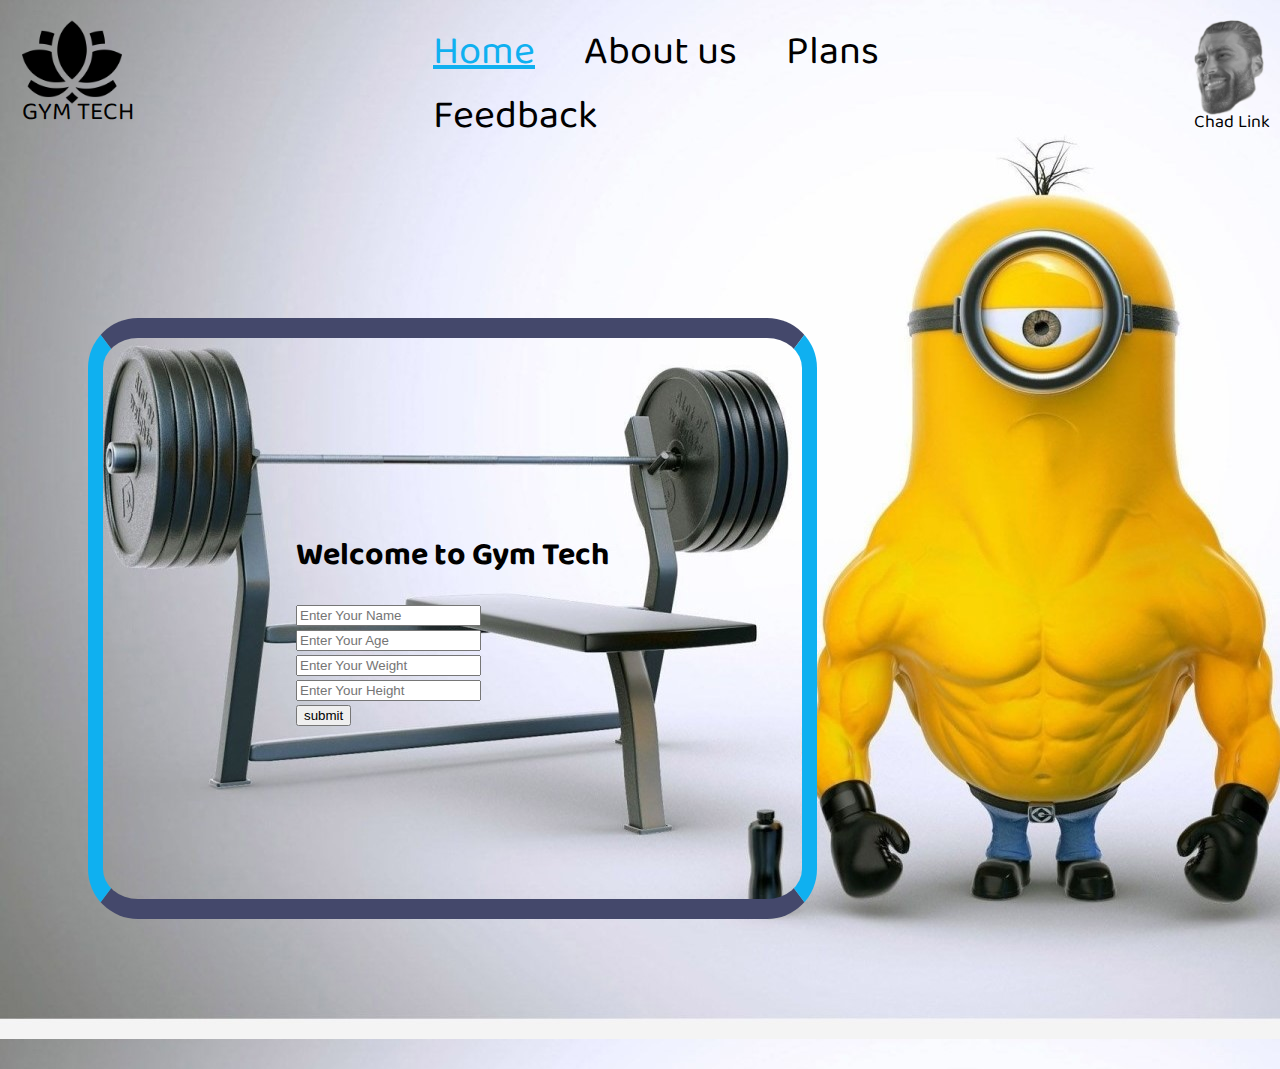
<file: HTML/index.html>
<!DOCTYPE html>
<html lang="en">

<head>
    <meta charset="UTF-8">
    <meta http-equiv="X-UA-Compatible" content="IE=edge">
    <meta name="viewport" content="width=device-width, initial-scale=1.0">
    <title>GYM TECH</title>
</head>

<link href="https://fonts.googleapis.com/css2?family=Baloo+2&display=swap" rel="stylesheet">
<link rel="stylesheet" href="../CSS/style.css">

<body>
    <header class="header">
        <!-- for logo -->
        <div class="left">
            <a href="https://youtu.be/gnTzk1yUHB4" target="_blank"><img src="../img/exercise.png" alt=""></a>
            <div>
                GYM TECH
            </div>
        </div>
        <!-- for navbar -->
        <div class="center">
            <ul class="navbar">
                <li><a href="index.html" class="active"> Home</a></li>
                <li><a href="About_us.html">About us</a></li>
                <li><a href="Plans.html">Plans</a></li>
                <li><a href="Feedback.html">Feedback</a></li>
            </ul>
            </li>
        </div>

        <div class="right">
            <a href="https://youtu.be/F0FAs2lHvrE" target="_blank"><img src="../img/logo3.png" alt=""></a>
            <div>Chad Link</div>
        </div>
    </header>
    <div class="container">
        <h1>Welcome to Gym Tech</h1>
        <form action="">
            <div class="form-group"><input type="text" placeholder="Enter Your Name">
            </div>
            <div class="form-group"><input type="text" placeholder="Enter Your Age">
            </div>
            <div class="form-group"><input type="text" placeholder="Enter Your Weight">
            </div>
            <div class="form-group"><input type="text" placeholder="Enter Your Height">
            </div>
            <button class="btn">submit</button>
        </form>
    </div>
</body>

</html>
</file>
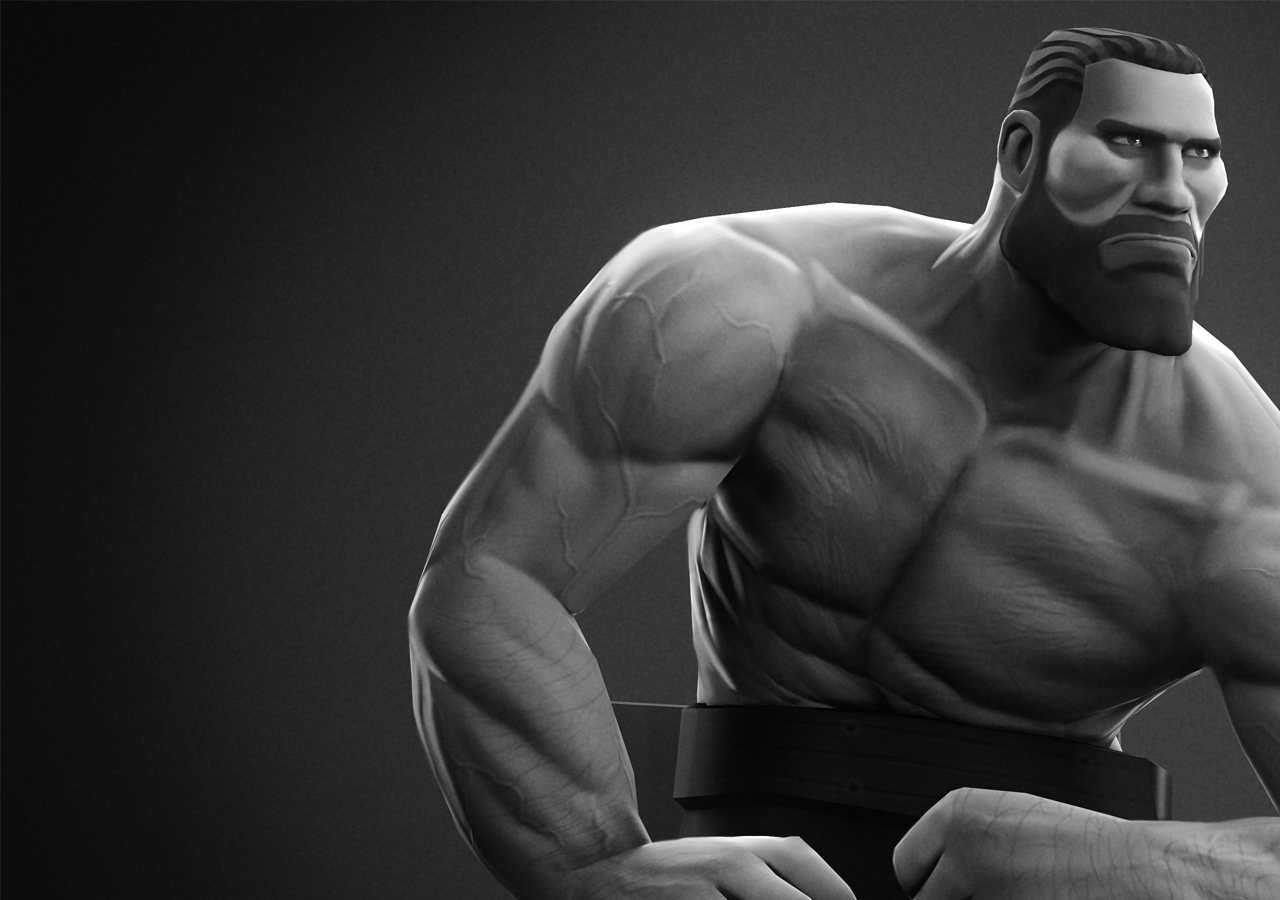
<file: HTML/About_us.html>
<!DOCTYPE html>
<html lang="en">
<head>
    <meta charset="UTF-8">
    <meta http-equiv="X-UA-Compatible" content="IE=edge">
    <meta name="viewport" content="width=device-width, initial-scale=1.0">
    <title>Document</title>
</head>
<style>
    body{
        background: url('../img/about.webp');
    }
</style>
<body>
    
</body>
</html>
</file>
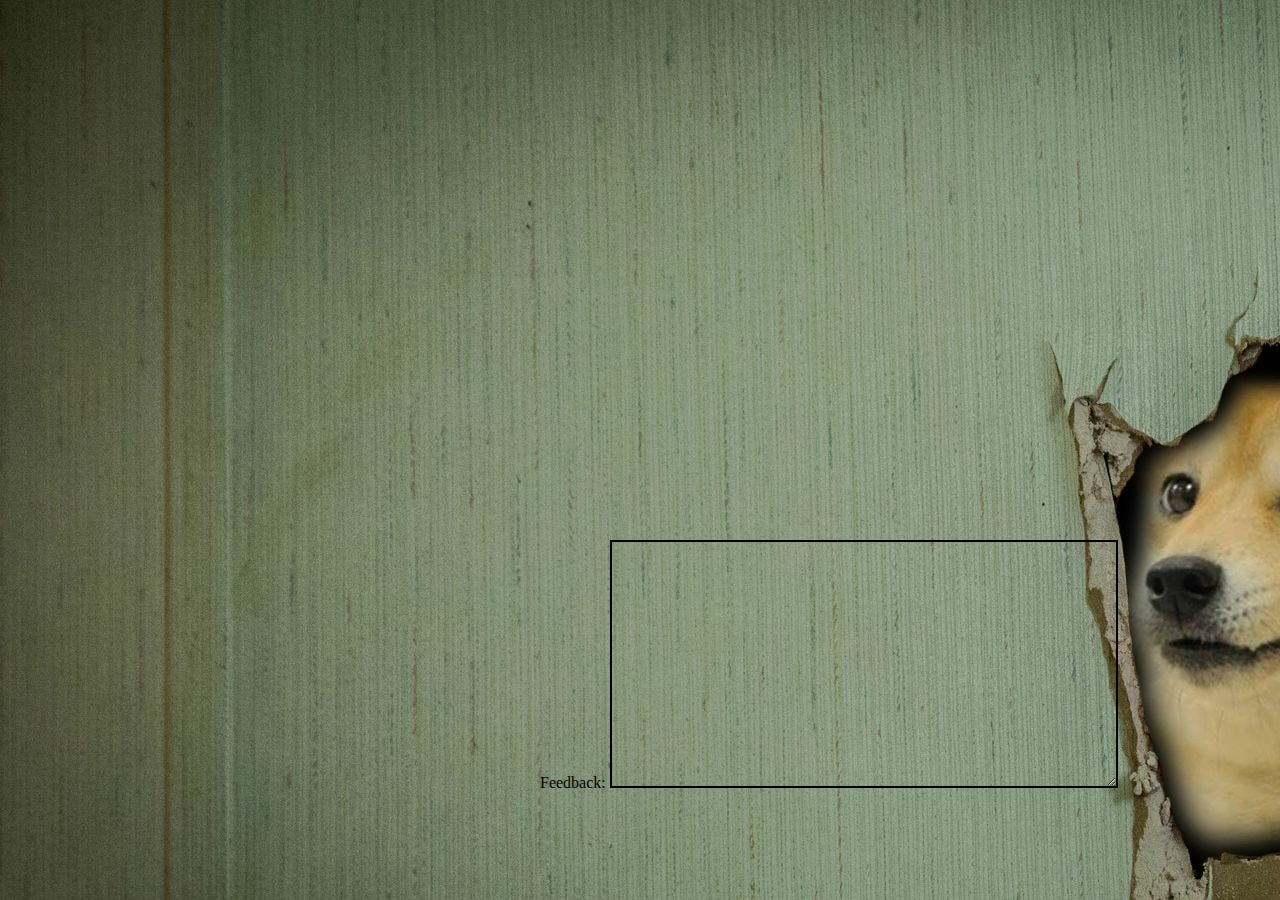
<file: HTML/Feedback.html>
<!DOCTYPE html>
<html lang="en">
<head>
    <meta charset="UTF-8">
    <meta http-equiv="X-UA-Compatible" content="IE=edge">
    <meta name="viewport" content="width=device-width, initial-scale=1.0">
    <title>Document</title>
</head>
<style>
    #input{
        /* opacity: 10%; */
        background-color: transparent;
        border: 2px solid black;
        /* position: absolute;
        top: 540px;
        left: 540px;
        width: 200px; */
        font-size: 20px;
        color: black;
        width: 500px;
        
    }
    .div1{
        position: absolute;
        top: 540px;
        left: 540px;
    }
    body{
        background: url('../img/Feedback2.jpg');
        
    }
</style>
<body>
   <div class="div1"> Feedback: <textarea name="" id="input" cols="30" rows="10"></textarea></div>
</body>
</html>
</file>
<file: CSS/style.css>
body{
        /* CSS reset: ; */
        
        margin: 0px;
        padding: 0px;
        color:black;
        font-family: 'Baloo 2', cursive;
    
    /* background-color: blueviolet; */
    /* use ../ to go back in the folder */
    background-image:url('../img/home2.jpg');
    }
   
    .left{
        /* border: 2px solid red; */
        display: inline-block;
        position: absolute;
        left: 22px;
        top: 12px;
        color: black;
        font-size: 25px;
        line-height: 0px;
    }
    .left:hover{
        filter: invert(80%);
    }
    .left img{
        width: 100px;
    }
    .right{
        /* border: 2px solid green; */
        display: inline-block;
        position: absolute;
        right: 10px;
        top: 20px;
        font-size: large;
        font: bolder;
        line-height: 12px;
    }
    .center{
        
        /* border: 2px solid white; */
        display: block;
        width: 50%;
        margin: 20px auto;
        padding-left: 100px;
        
        
        }
        .navbar li  {
            display: inline-block;
        }
        .navbar li a{
            text-decoration: none;
            color: black;
            padding: 32px 23px;
            font-size: 40px;
            
        }
        .navbar li a:hover,.navbar li a.active{
            text-decoration: underline;
            color: rgb(15, 176, 240);
        }
        .right:hover{
            filter: invert(80%);

        }
        .right img{
            width: 70px;
        }
        .container{
            border: 2px solid;
            border-width: 10px;
            display: inline-block;
            margin: 150px 88px;
            padding: 171px 193px;
            border-radius: 50px;
            
            border-top: 20px solid rgb(68, 72, 107);
            border-bottom: 20px solid rgb(68, 72, 107);
            border-right: 15px solid rgb(15, 176, 240);
            border-left: 15px solid rgb(15, 176, 240);
        }
</file>
